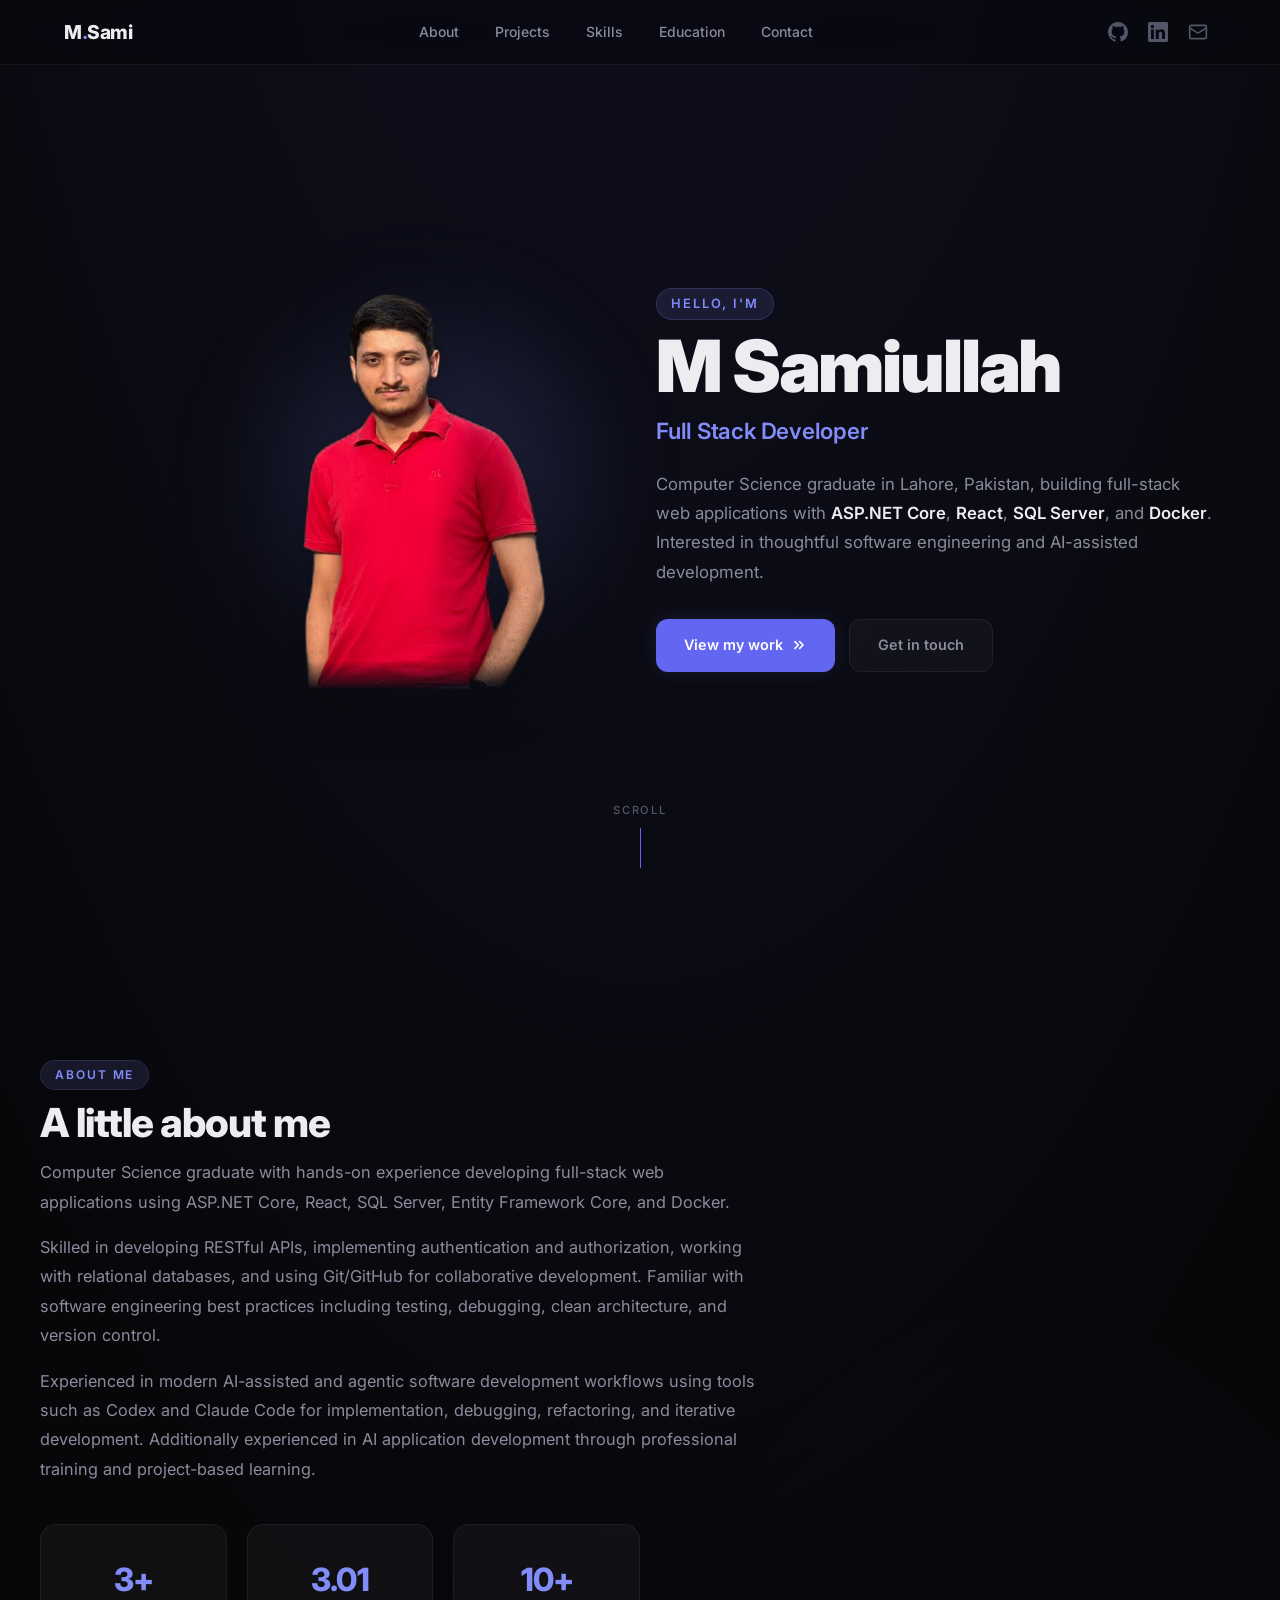
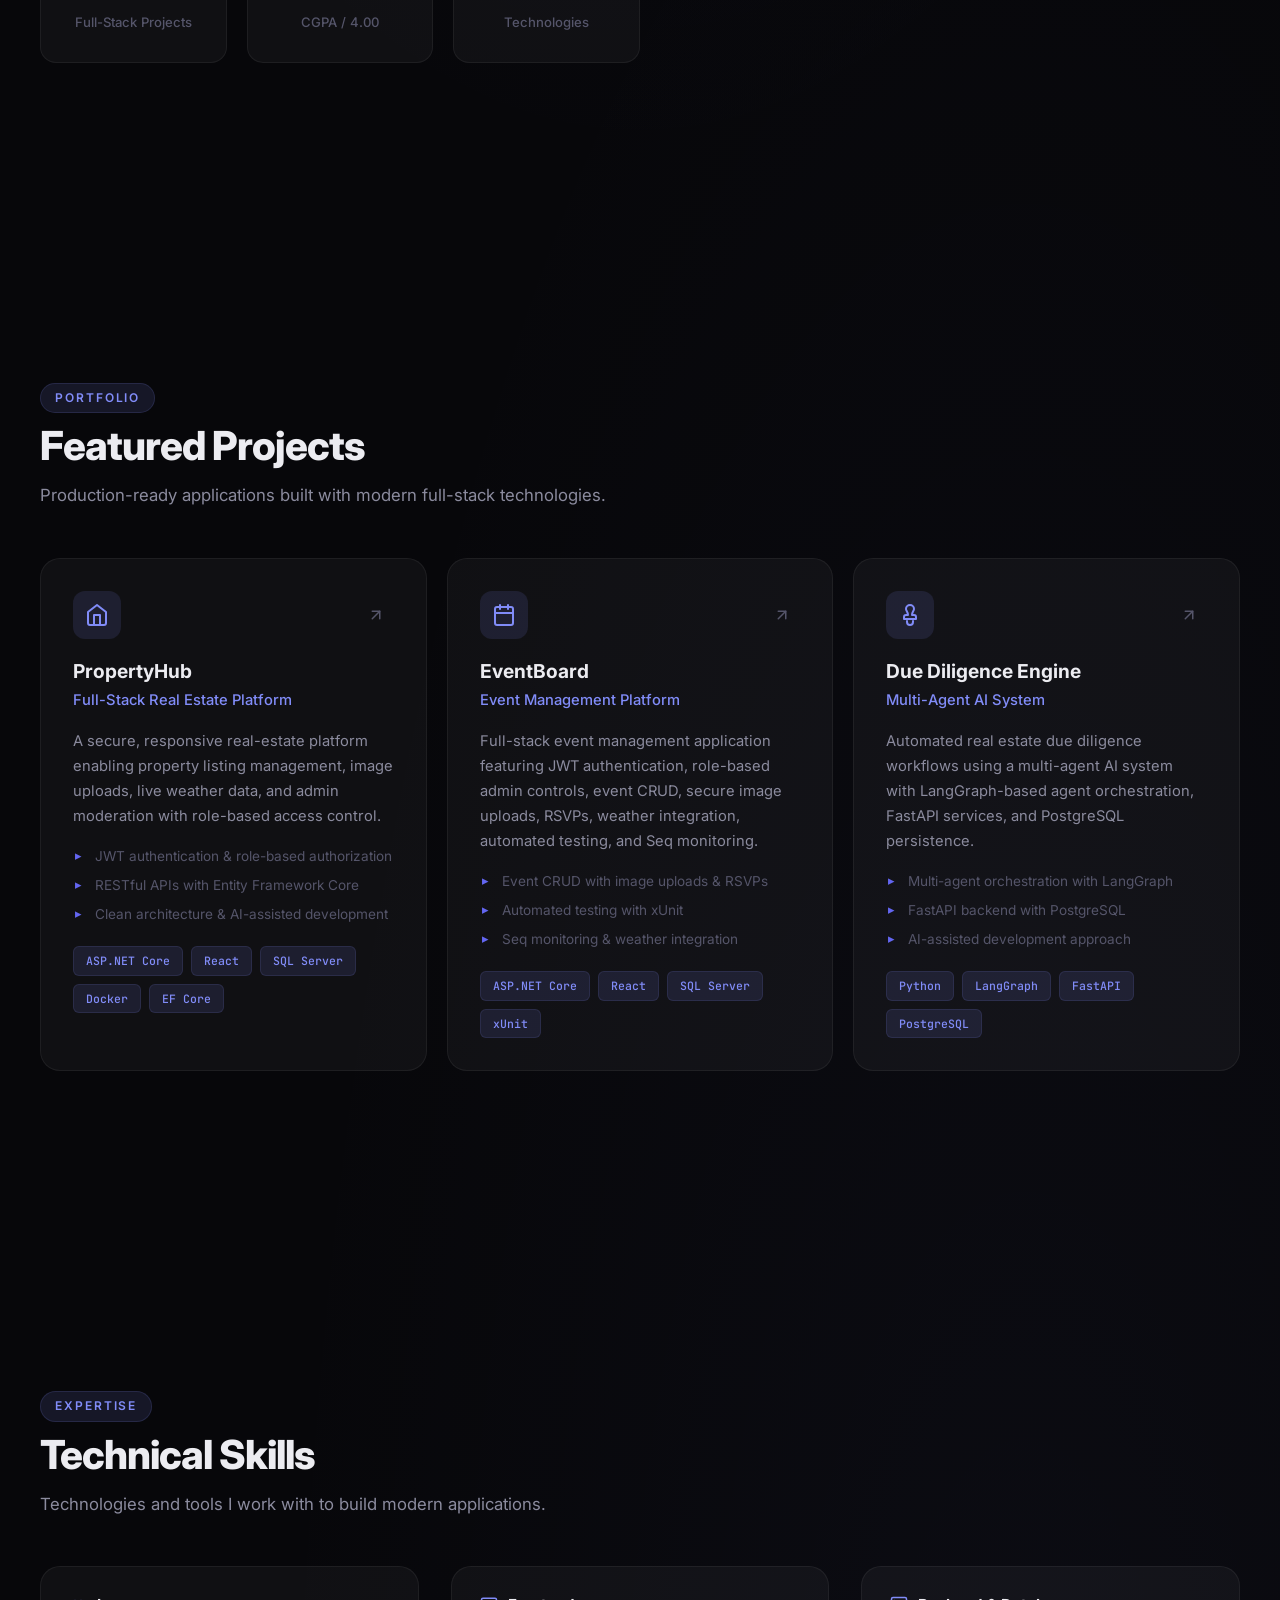
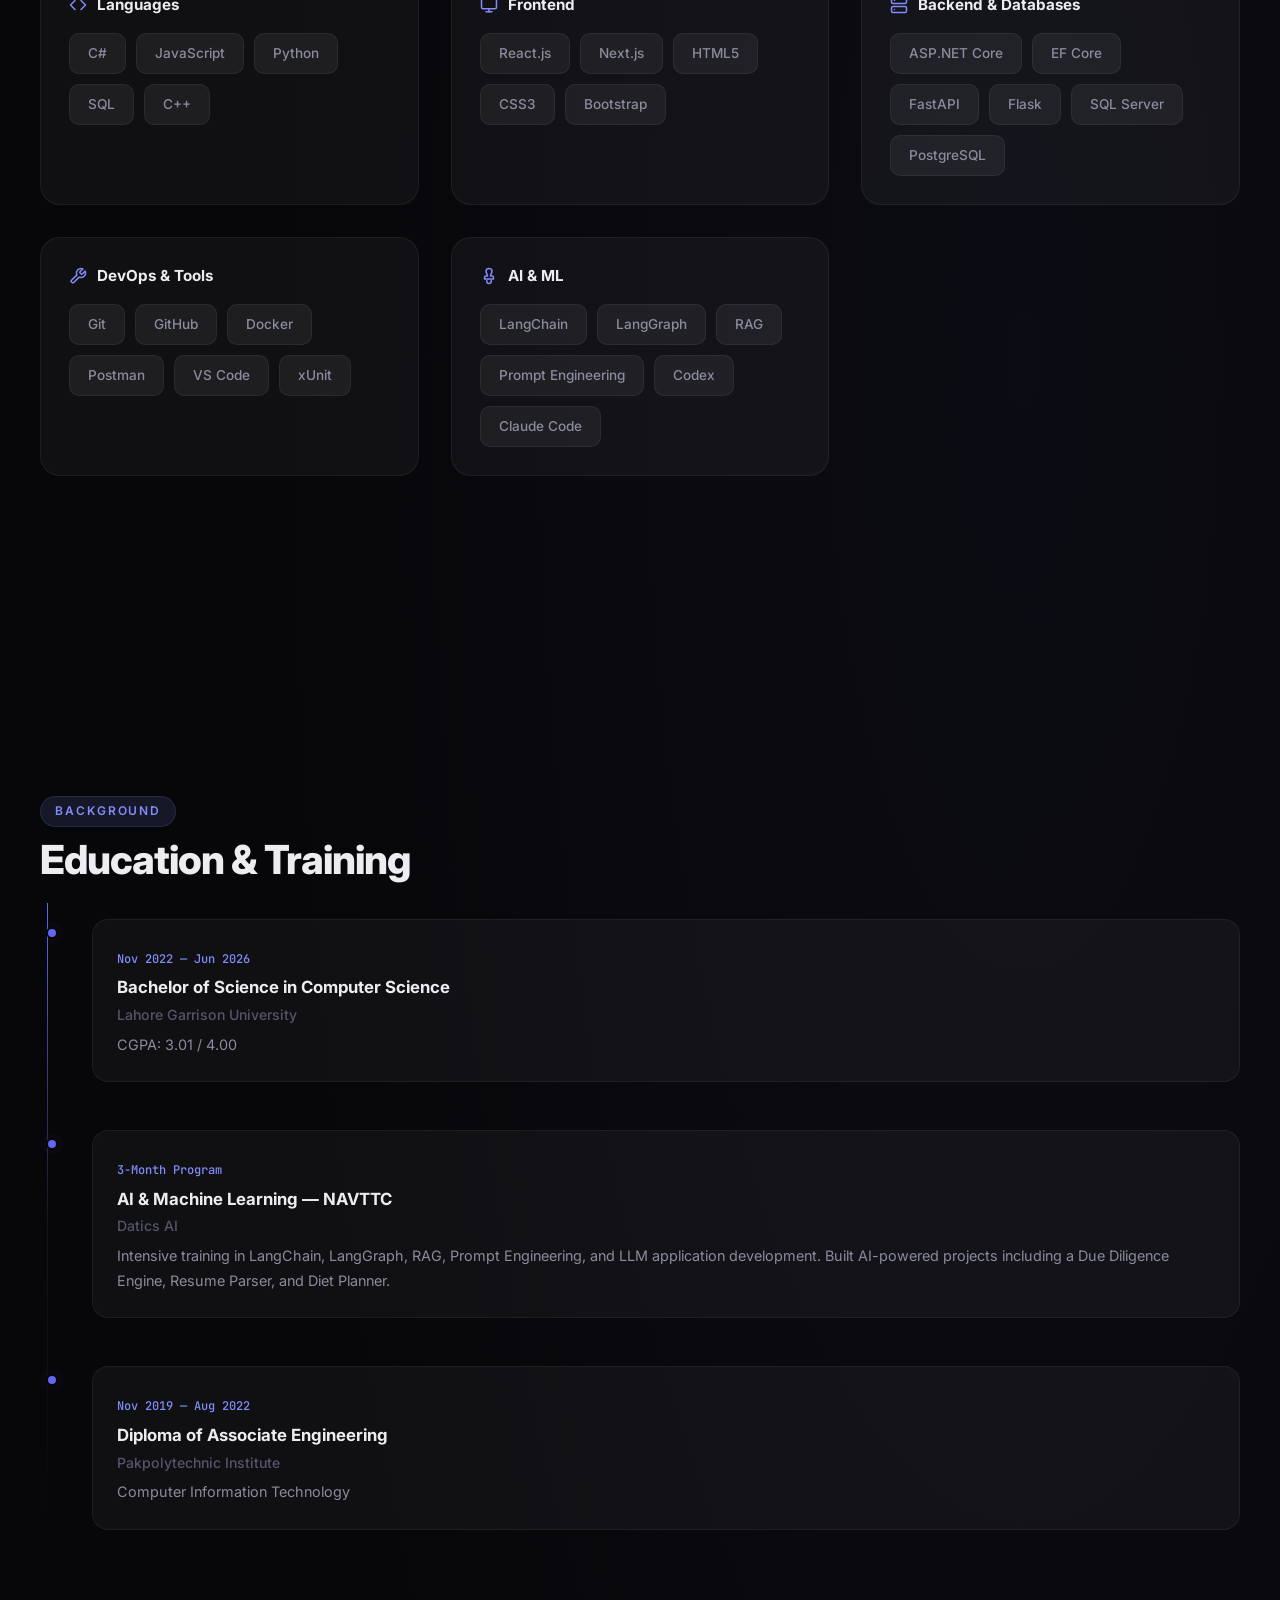
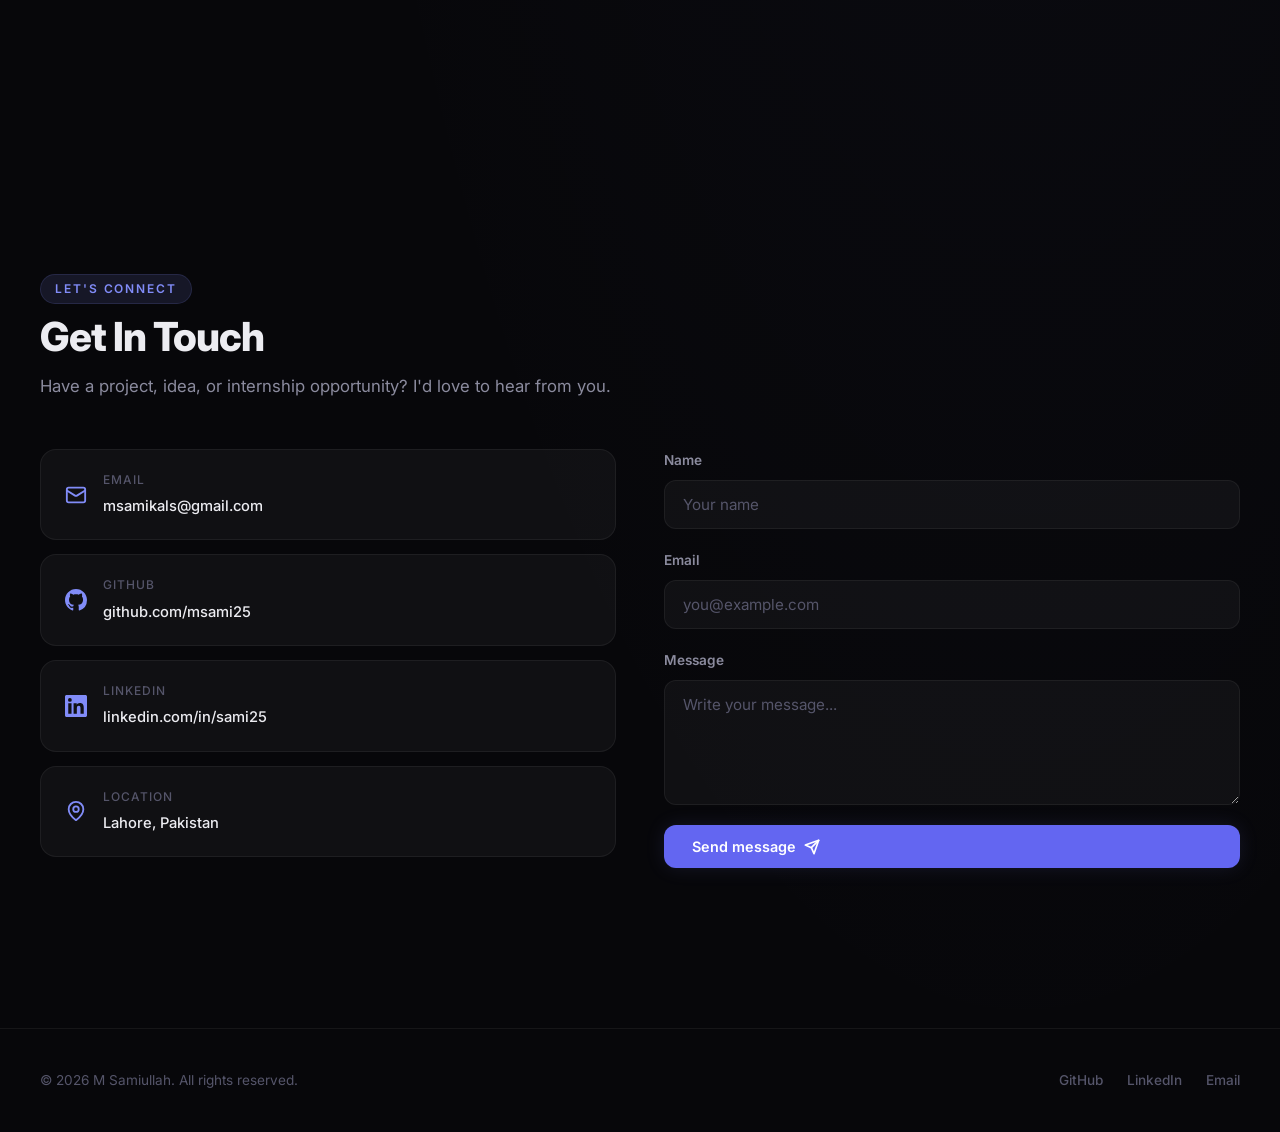
<file: index.html>
<!DOCTYPE html>
<html lang="en">
<head>
  <meta charset="UTF-8" />
  <meta name="viewport" content="width=device-width, initial-scale=1.0" />
  <meta http-equiv="refresh" content="0; url=profile.html" />
  <meta name="description" content="M Samiullah — Full Stack Developer portfolio. ASP.NET Core, React, SQL Server, Docker, and AI-assisted development." />
  <title>M Samiullah | Full Stack Developer</title>
  <link rel="canonical" href="profile.html" />
</head>
<body>
  <p><a href="profile.html">View M Samiullah's portfolio</a></p>
</body>
</html>
</file>
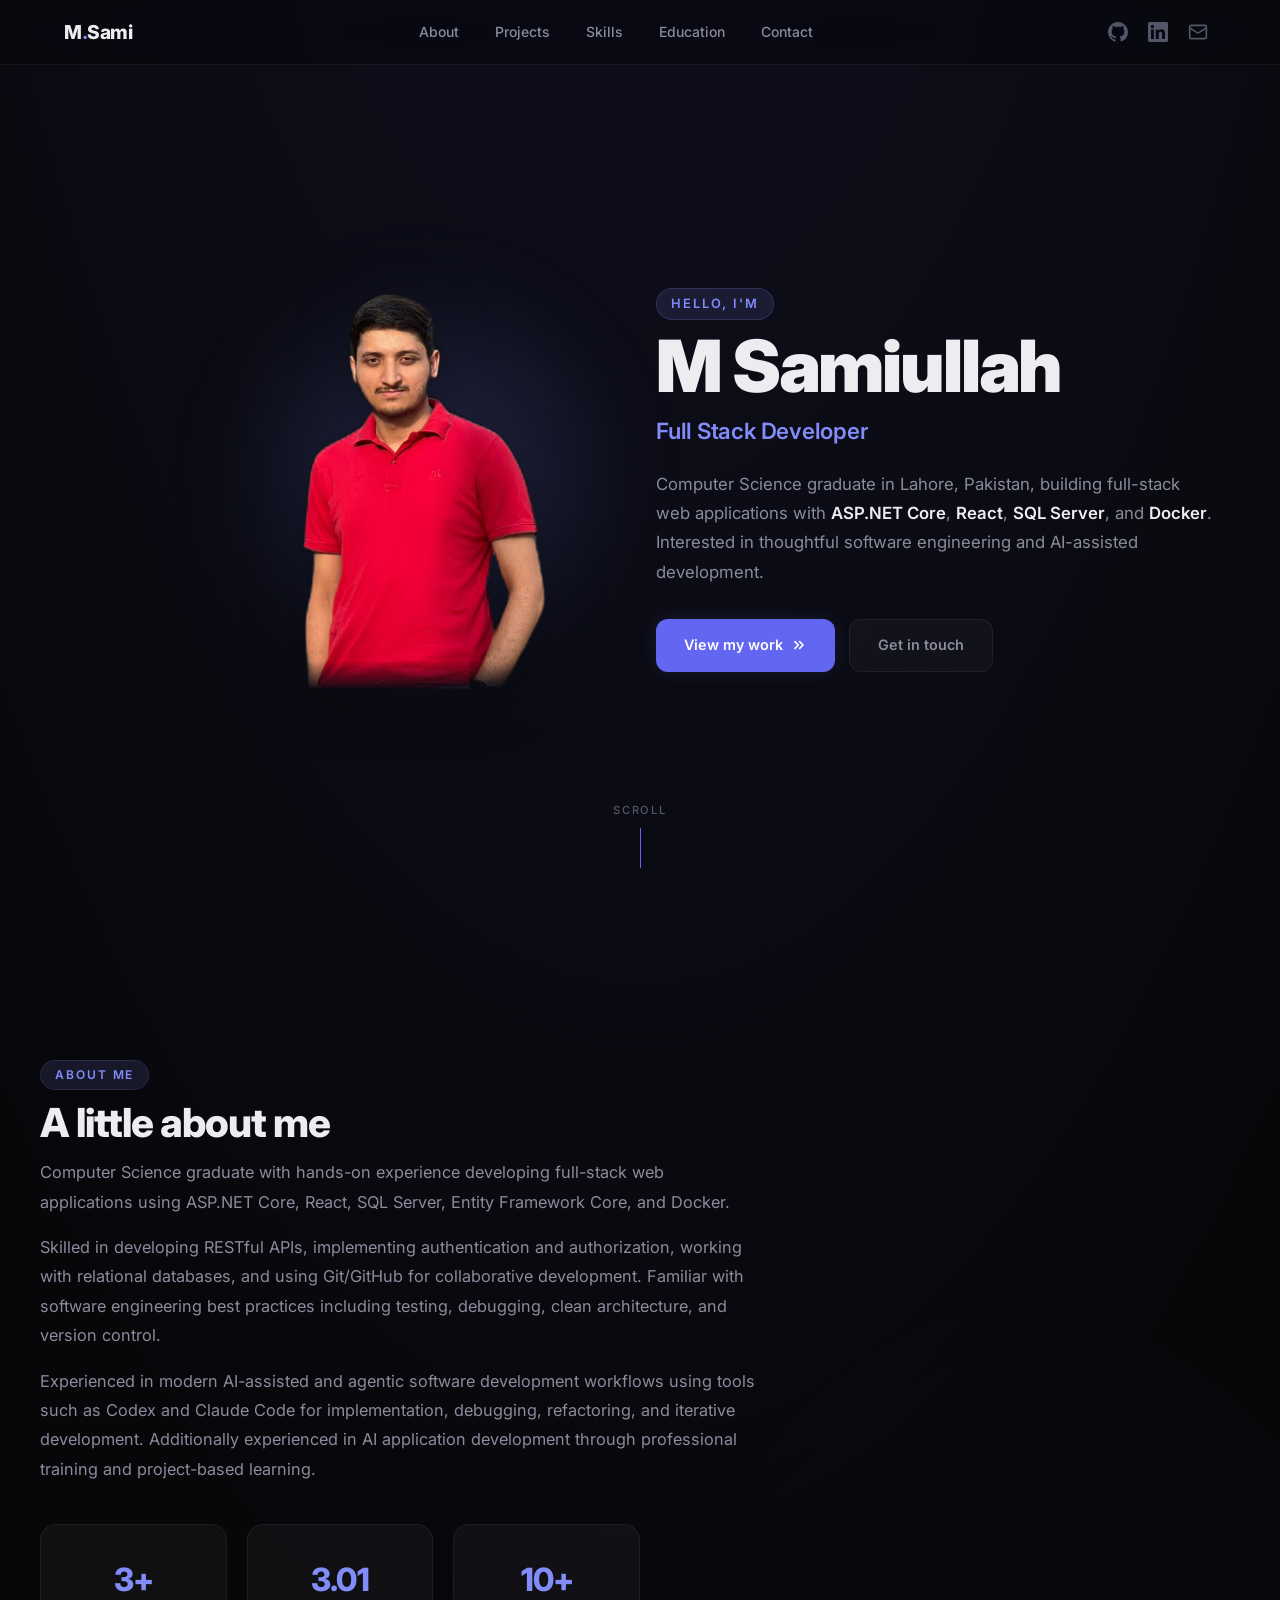
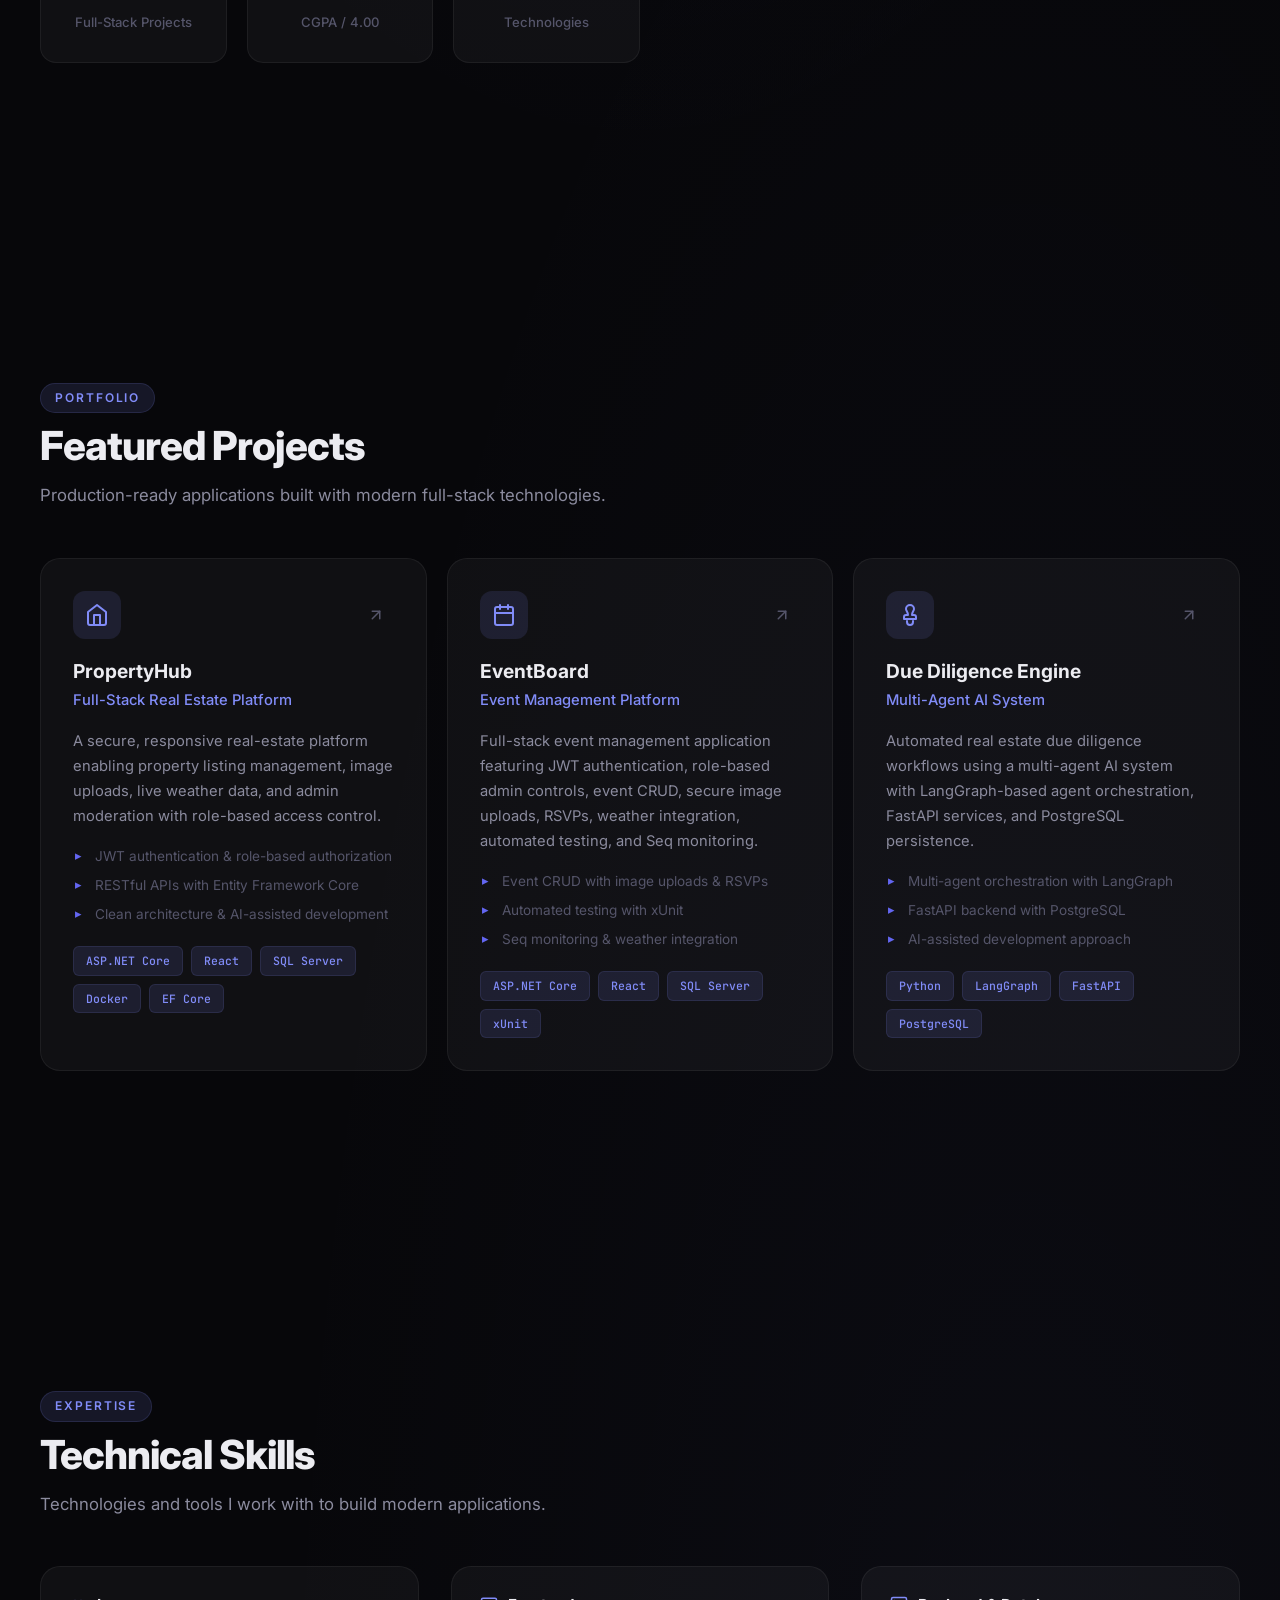
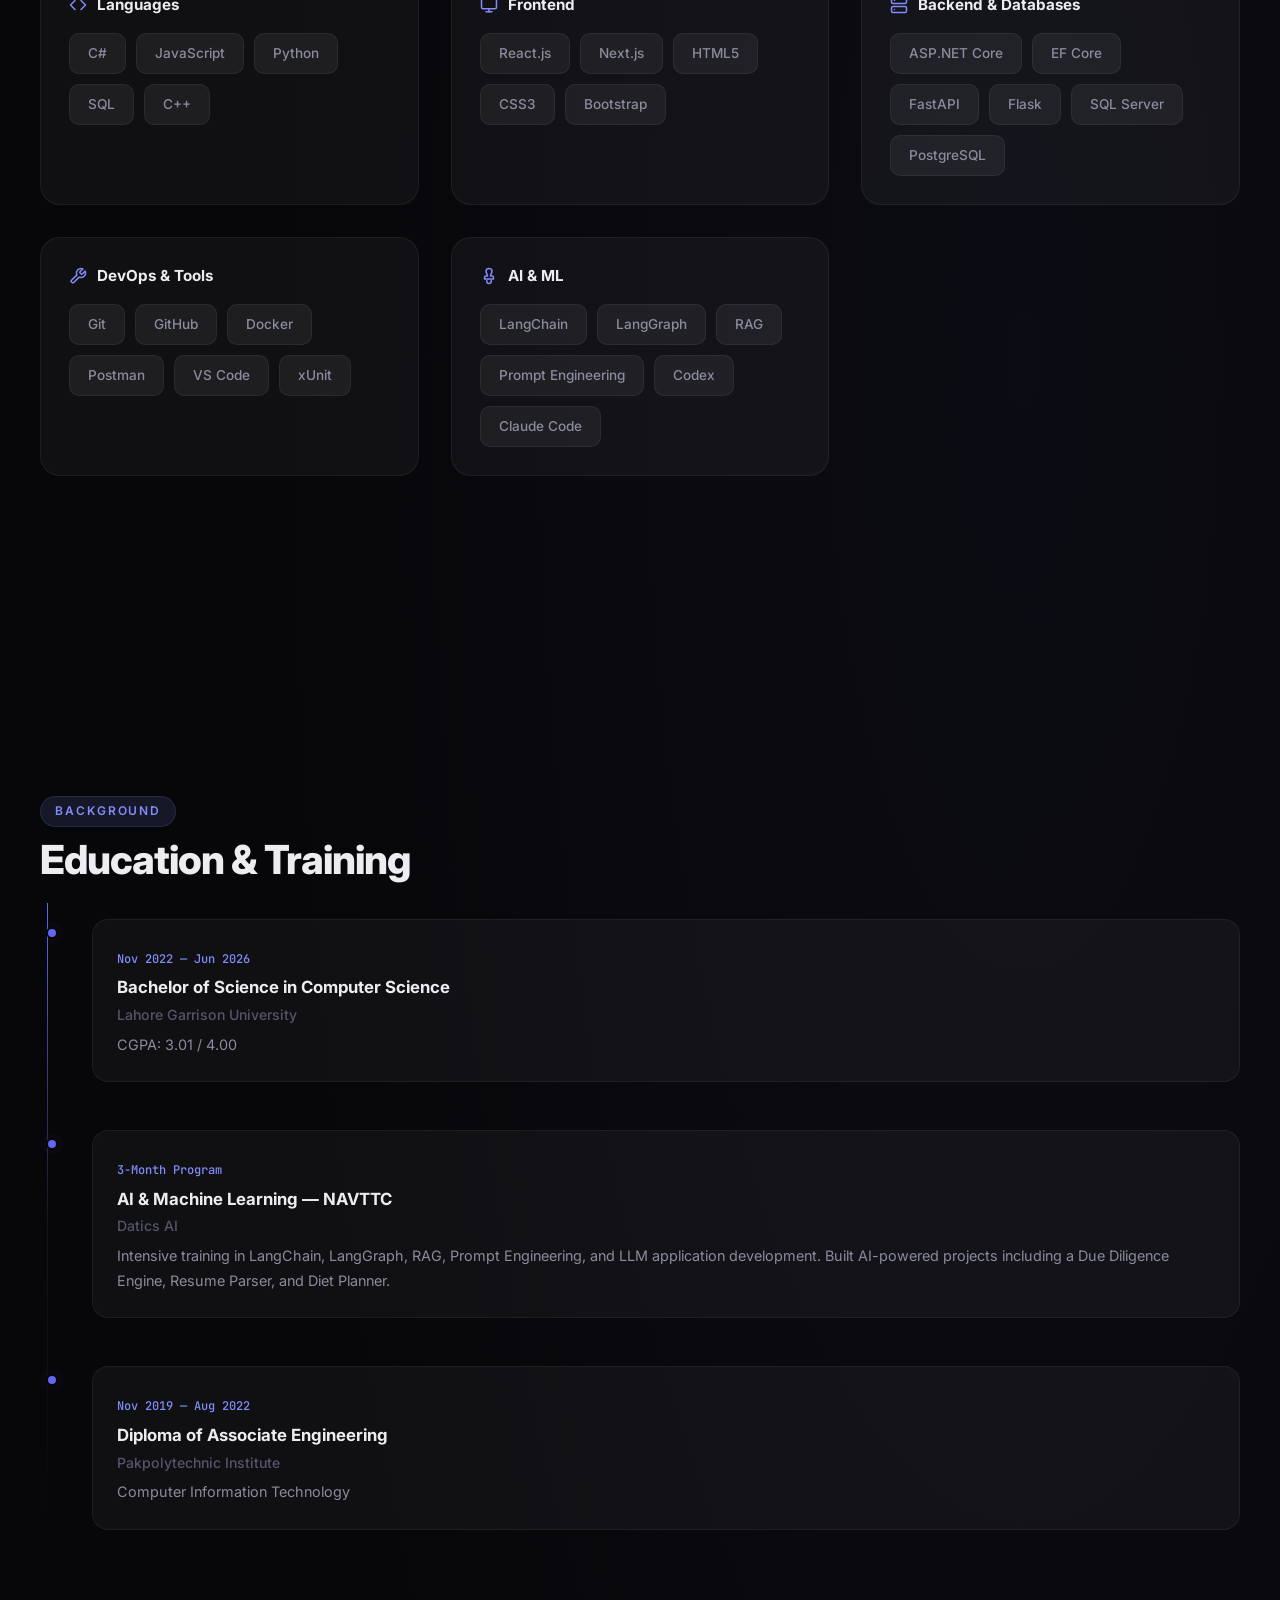
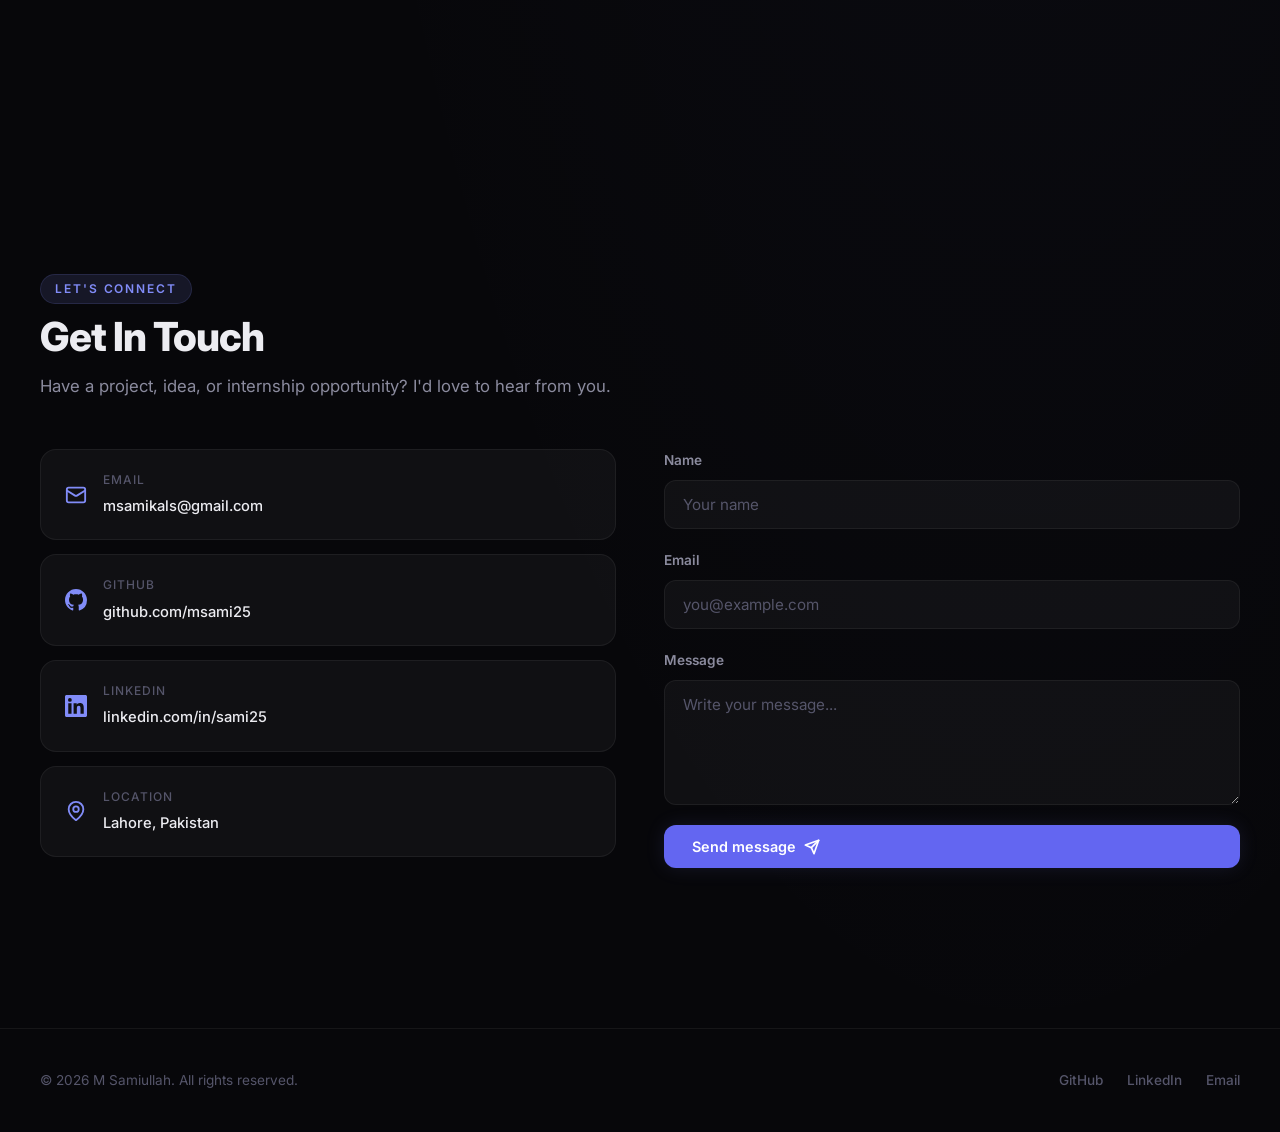
<file: profile.html>
<!DOCTYPE html>
<html lang="en">
<head>
  <meta charset="UTF-8" />
  <meta name="viewport" content="width=device-width, initial-scale=1.0" />
  <meta name="description" content="M Samiullah — Full Stack Developer portfolio. ASP.NET Core, React, SQL Server, Docker, and AI-assisted development." />
  <meta name="author" content="M Samiullah" />

  <!-- Open Graph -->
  <meta property="og:title" content="M Samiullah | Full Stack Developer" />
  <meta property="og:description" content="CS graduate building production-ready apps with ASP.NET Core, React, and AI-assisted workflows." />
  <meta property="og:type" content="website" />
  <meta property="og:image" content="assets/me1.jpeg" />

  <title>M Samiullah | Full Stack Developer</title>

  <!-- Fonts -->
  <link rel="preconnect" href="https://fonts.googleapis.com" />
  <link rel="preconnect" href="https://fonts.gstatic.com" crossorigin />
  <link href="https://fonts.googleapis.com/css2?family=Inter:wght@400;500;600;700;800;900&family=JetBrains+Mono:wght@500&display=swap" rel="stylesheet" />

  <link rel="stylesheet" href="styles.css" />
</head>
<body>

  <!-- ===== NAVBAR ===== -->
  <header class="site-header" id="site-header">
    <a class="logo" href="#hero">M<span class="logo-dot">.</span>Sami</a>
    <nav aria-label="Main navigation">
      <a href="#about">About</a>
      <a href="#projects">Projects</a>
      <a href="#skills">Skills</a>
      <a href="#education">Education</a>
      <a href="#contact">Contact</a>
    </nav>
    <div class="header-socials">
      <a href="https://github.com/msami25" target="_blank" rel="noopener noreferrer" aria-label="GitHub">
        <svg width="20" height="20" viewBox="0 0 24 24" fill="currentColor"><path d="M12 0C5.37 0 0 5.37 0 12c0 5.31 3.435 9.795 8.205 11.385.6.105.825-.255.825-.57 0-.285-.015-1.23-.015-2.235-3.015.555-3.795-.735-4.035-1.41-.135-.345-.72-1.41-1.23-1.695-.42-.225-1.02-.78-.015-.795.945-.015 1.62.87 1.845 1.23 1.08 1.815 2.805 1.305 3.495.99.105-.78.42-1.305.765-1.605-2.67-.3-5.46-1.335-5.46-5.925 0-1.305.465-2.385 1.23-3.225-.12-.3-.54-1.53.12-3.18 0 0 1.005-.315 3.3 1.23.96-.27 1.98-.405 3-.405s2.04.135 3 .405c2.295-1.56 3.3-1.23 3.3-1.23.66 1.65.24 2.88.12 3.18.765.84 1.23 1.905 1.23 3.225 0 4.605-2.805 5.625-5.475 5.925.435.375.81 1.095.81 2.22 0 1.605-.015 2.895-.015 3.3 0 .315.225.69.825.57A12.02 12.02 0 0024 12c0-6.63-5.37-12-12-12z"/></svg>
      </a>
      <a href="https://www.linkedin.com/in/sami25/" target="_blank" rel="noopener noreferrer" aria-label="LinkedIn">
        <svg width="20" height="20" viewBox="0 0 24 24" fill="currentColor"><path d="M20.447 20.452h-3.554v-5.569c0-1.328-.027-3.037-1.852-3.037-1.853 0-2.136 1.445-2.136 2.939v5.667H9.351V9h3.414v1.561h.046c.477-.9 1.637-1.85 3.37-1.85 3.601 0 4.267 2.37 4.267 5.455v6.286zM5.337 7.433a2.062 2.062 0 01-2.063-2.065 2.064 2.064 0 112.063 2.065zm1.782 13.019H3.555V9h3.564v11.452zM22.225 0H1.771C.792 0 0 .774 0 1.729v20.542C0 23.227.792 24 1.771 24h20.451C23.2 24 24 23.227 24 22.271V1.729C24 .774 23.2 0 22.222 0h.003z"/></svg>
      </a>
      <a href="mailto:msamikals@gmail.com" aria-label="Email">
        <svg width="20" height="20" viewBox="0 0 24 24" fill="none" stroke="currentColor" stroke-width="2" stroke-linecap="round" stroke-linejoin="round"><rect x="2" y="4" width="20" height="16" rx="2"/><path d="m22 7-8.97 5.7a1.94 1.94 0 0 1-2.06 0L2 7"/></svg>
      </a>
    </div>
  </header>

  <main>

    <!-- ===== HERO ===== -->
    <section id="hero" class="hero-section">
      <div class="hero-content">
        <div class="hero-text">
          <p class="eyebrow">Hello, I'm</p>
          <h1>M Samiullah</h1>
          <p class="hero-role">Full Stack Developer</p>
          <p class="hero-desc">
            Computer Science graduate in Lahore, Pakistan, building full-stack web applications
            with <strong>ASP.NET Core</strong>, <strong>React</strong>, <strong>SQL Server</strong>,
            and <strong>Docker</strong>. Interested in thoughtful software engineering and
            AI-assisted development.
          </p>
          <div class="hero-actions">
            <a class="button button-primary" href="#projects">
              View my work
              <svg width="16" height="16" viewBox="0 0 24 24" fill="none" stroke="currentColor" stroke-width="2.5" stroke-linecap="round" stroke-linejoin="round"><path d="m6 17 5-5-5-5"/><path d="m13 17 5-5-5-5"/></svg>
            </a>
            <a class="button button-ghost" href="#contact">Get in touch</a>
          </div>
        </div>
        <div class="hero-image-wrapper">
          <div class="hero-image-glow"></div>
          <img class="hero-image" src="assets/portrait-cutout.png" alt="M Samiullah, Computer Science graduate and full-stack developer" fetchpriority="high" />
        </div>
      </div>
      <div class="hero-scroll-indicator" aria-hidden="true">
        <span>Scroll</span>
        <div class="scroll-line"></div>
      </div>
    </section>

    <!-- ===== ABOUT ===== -->
    <section id="about" class="section">
      <div class="container">
        <p class="section-label">About me</p>
        <h2 class="section-title">A little about me</h2>
        <div class="about-grid">
          <div class="about-text">
            <p>
              Computer Science graduate with hands-on experience developing full-stack web
              applications using ASP.NET Core, React, SQL Server, Entity Framework Core, and Docker.
            </p>
            <p>
              Skilled in developing RESTful APIs, implementing authentication and authorization,
              working with relational databases, and using Git/GitHub for collaborative development.
              Familiar with software engineering best practices including testing, debugging, clean
              architecture, and version control.
            </p>
            <p>
              Experienced in modern AI-assisted and agentic software development workflows using
              tools such as Codex and Claude Code for implementation, debugging, refactoring, and
              iterative development. Additionally experienced in AI application development through
              professional training and project-based learning.
            </p>
          </div>
          <div class="about-highlights">
            <div class="highlight-card">
              <span class="highlight-number">3+</span>
              <span class="highlight-label">Full-Stack Projects</span>
            </div>
            <div class="highlight-card">
              <span class="highlight-number">3.01</span>
              <span class="highlight-label">CGPA / 4.00</span>
            </div>
            <div class="highlight-card">
              <span class="highlight-number">10+</span>
              <span class="highlight-label">Technologies</span>
            </div>
          </div>
        </div>
      </div>
    </section>

    <!-- ===== PROJECTS ===== -->
    <section id="projects" class="section">
      <div class="container">
        <p class="section-label">Portfolio</p>
        <h2 class="section-title">Featured Projects</h2>
        <p class="section-intro">Production-ready applications built with modern full-stack technologies.</p>

        <div class="projects-grid">

          <article class="project-card">
            <div class="project-header">
              <div class="project-icon">
                <svg width="24" height="24" viewBox="0 0 24 24" fill="none" stroke="currentColor" stroke-width="2" stroke-linecap="round" stroke-linejoin="round"><path d="m3 9 9-7 9 7v11a2 2 0 0 1-2 2H5a2 2 0 0 1-2-2z"/><polyline points="9 22 9 12 15 12 15 22"/></svg>
              </div>
              <a class="project-link" href="#" aria-label="View PropertyHub project">
                <svg width="18" height="18" viewBox="0 0 24 24" fill="none" stroke="currentColor" stroke-width="2" stroke-linecap="round" stroke-linejoin="round"><path d="M7 7h10v10"/><path d="M7 17 17 7"/></svg>
              </a>
            </div>
            <h3>PropertyHub</h3>
            <p class="project-subtitle">Full-Stack Real Estate Platform</p>
            <p>
              A secure, responsive real-estate platform enabling property listing management,
              image uploads, live weather data, and admin moderation with role-based access control.
            </p>
            <ul class="project-features">
              <li>JWT authentication &amp; role-based authorization</li>
              <li>RESTful APIs with Entity Framework Core</li>
              <li>Clean architecture &amp; AI-assisted development</li>
            </ul>
            <div class="tech-stack">
              <span class="tag">ASP.NET Core</span>
              <span class="tag">React</span>
              <span class="tag">SQL Server</span>
              <span class="tag">Docker</span>
              <span class="tag">EF Core</span>
            </div>
          </article>

          <article class="project-card">
            <div class="project-header">
              <div class="project-icon">
                <svg width="24" height="24" viewBox="0 0 24 24" fill="none" stroke="currentColor" stroke-width="2" stroke-linecap="round" stroke-linejoin="round"><rect x="3" y="4" width="18" height="18" rx="2" ry="2"/><line x1="16" y1="2" x2="16" y2="6"/><line x1="8" y1="2" x2="8" y2="6"/><line x1="3" y1="10" x2="21" y2="10"/></svg>
              </div>
              <a class="project-link" href="#" aria-label="View EventBoard project">
                <svg width="18" height="18" viewBox="0 0 24 24" fill="none" stroke="currentColor" stroke-width="2" stroke-linecap="round" stroke-linejoin="round"><path d="M7 7h10v10"/><path d="M7 17 17 7"/></svg>
              </a>
            </div>
            <h3>EventBoard</h3>
            <p class="project-subtitle">Event Management Platform</p>
            <p>
              Full-stack event management application featuring JWT authentication,
              role-based admin controls, event CRUD, secure image uploads, RSVPs,
              weather integration, automated testing, and Seq monitoring.
            </p>
            <ul class="project-features">
              <li>Event CRUD with image uploads &amp; RSVPs</li>
              <li>Automated testing with xUnit</li>
              <li>Seq monitoring &amp; weather integration</li>
            </ul>
            <div class="tech-stack">
              <span class="tag">ASP.NET Core</span>
              <span class="tag">React</span>
              <span class="tag">SQL Server</span>
              <span class="tag">xUnit</span>
            </div>
          </article>

          <article class="project-card">
            <div class="project-header">
              <div class="project-icon">
                <svg width="24" height="24" viewBox="0 0 24 24" fill="none" stroke="currentColor" stroke-width="2" stroke-linecap="round" stroke-linejoin="round"><path d="M12 2a4 4 0 0 0-4 4c0 2 2 3 2 6H8a2 2 0 0 0-2 2v2h12v-2a2 2 0 0 0-2-2h-2c0-3 2-4 2-6a4 4 0 0 0-4-4Z"/><path d="M9 18v1a3 3 0 0 0 6 0v-1"/></svg>
              </div>
              <a class="project-link" href="#" aria-label="View Due Diligence Engine project">
                <svg width="18" height="18" viewBox="0 0 24 24" fill="none" stroke="currentColor" stroke-width="2" stroke-linecap="round" stroke-linejoin="round"><path d="M7 7h10v10"/><path d="M7 17 17 7"/></svg>
              </a>
            </div>
            <h3>Due Diligence Engine</h3>
            <p class="project-subtitle">Multi-Agent AI System</p>
            <p>
              Automated real estate due diligence workflows using a multi-agent AI system
              with LangGraph-based agent orchestration, FastAPI services, and PostgreSQL persistence.
            </p>
            <ul class="project-features">
              <li>Multi-agent orchestration with LangGraph</li>
              <li>FastAPI backend with PostgreSQL</li>
              <li>AI-assisted development approach</li>
            </ul>
            <div class="tech-stack">
              <span class="tag">Python</span>
              <span class="tag">LangGraph</span>
              <span class="tag">FastAPI</span>
              <span class="tag">PostgreSQL</span>
            </div>
          </article>

        </div>
      </div>
    </section>

    <!-- ===== SKILLS ===== -->
    <section id="skills" class="section">
      <div class="container">
        <p class="section-label">Expertise</p>
        <h2 class="section-title">Technical Skills</h2>
        <p class="section-intro">Technologies and tools I work with to build modern applications.</p>

        <div class="skills-categories">

          <div class="skill-category">
            <h3 class="skill-category-title">
              <svg width="18" height="18" viewBox="0 0 24 24" fill="none" stroke="currentColor" stroke-width="2" stroke-linecap="round" stroke-linejoin="round"><polyline points="16 18 22 12 16 6"/><polyline points="8 6 2 12 8 18"/></svg>
              Languages
            </h3>
            <div class="skills-grid">
              <span class="skill">C#</span>
              <span class="skill">JavaScript</span>
              <span class="skill">Python</span>
              <span class="skill">SQL</span>
              <span class="skill">C++</span>
            </div>
          </div>

          <div class="skill-category">
            <h3 class="skill-category-title">
              <svg width="18" height="18" viewBox="0 0 24 24" fill="none" stroke="currentColor" stroke-width="2" stroke-linecap="round" stroke-linejoin="round"><rect x="2" y="3" width="20" height="14" rx="2" ry="2"/><line x1="8" y1="21" x2="16" y2="21"/><line x1="12" y1="17" x2="12" y2="21"/></svg>
              Frontend
            </h3>
            <div class="skills-grid">
              <span class="skill">React.js</span>
              <span class="skill">Next.js</span>
              <span class="skill">HTML5</span>
              <span class="skill">CSS3</span>
              <span class="skill">Bootstrap</span>
            </div>
          </div>

          <div class="skill-category">
            <h3 class="skill-category-title">
              <svg width="18" height="18" viewBox="0 0 24 24" fill="none" stroke="currentColor" stroke-width="2" stroke-linecap="round" stroke-linejoin="round"><rect x="2" y="2" width="20" height="8" rx="2" ry="2"/><rect x="2" y="14" width="20" height="8" rx="2" ry="2"/><line x1="6" y1="6" x2="6.01" y2="6"/><line x1="6" y1="18" x2="6.01" y2="18"/></svg>
              Backend &amp; Databases
            </h3>
            <div class="skills-grid">
              <span class="skill">ASP.NET Core</span>
              <span class="skill">EF Core</span>
              <span class="skill">FastAPI</span>
              <span class="skill">Flask</span>
              <span class="skill">SQL Server</span>
              <span class="skill">PostgreSQL</span>
            </div>
          </div>

          <div class="skill-category">
            <h3 class="skill-category-title">
              <svg width="18" height="18" viewBox="0 0 24 24" fill="none" stroke="currentColor" stroke-width="2" stroke-linecap="round" stroke-linejoin="round"><path d="M14.7 6.3a1 1 0 0 0 0 1.4l1.6 1.6a1 1 0 0 0 1.4 0l3.77-3.77a6 6 0 0 1-7.94 7.94l-6.91 6.91a2.12 2.12 0 0 1-3-3l6.91-6.91a6 6 0 0 1 7.94-7.94l-3.76 3.76z"/></svg>
              DevOps &amp; Tools
            </h3>
            <div class="skills-grid">
              <span class="skill">Git</span>
              <span class="skill">GitHub</span>
              <span class="skill">Docker</span>
              <span class="skill">Postman</span>
              <span class="skill">VS Code</span>
              <span class="skill">xUnit</span>
            </div>
          </div>

          <div class="skill-category">
            <h3 class="skill-category-title">
              <svg width="18" height="18" viewBox="0 0 24 24" fill="none" stroke="currentColor" stroke-width="2" stroke-linecap="round" stroke-linejoin="round"><path d="M12 2a4 4 0 0 0-4 4c0 2 2 3 2 6H8a2 2 0 0 0-2 2v2h12v-2a2 2 0 0 0-2-2h-2c0-3 2-4 2-6a4 4 0 0 0-4-4Z"/><path d="M9 18v1a3 3 0 0 0 6 0v-1"/></svg>
              AI &amp; ML
            </h3>
            <div class="skills-grid">
              <span class="skill">LangChain</span>
              <span class="skill">LangGraph</span>
              <span class="skill">RAG</span>
              <span class="skill">Prompt Engineering</span>
              <span class="skill">Codex</span>
              <span class="skill">Claude Code</span>
            </div>
          </div>

        </div>
      </div>
    </section>

    <!-- ===== EDUCATION ===== -->
    <section id="education" class="section">
      <div class="container">
        <p class="section-label">Background</p>
        <h2 class="section-title">Education &amp; Training</h2>

        <div class="timeline">

          <div class="timeline-item">
            <div class="timeline-marker"></div>
            <div class="timeline-content">
              <span class="timeline-date">Nov 2022 — Jun 2026</span>
              <h3>Bachelor of Science in Computer Science</h3>
              <p class="timeline-org">Lahore Garrison University</p>
              <p>CGPA: 3.01 / 4.00</p>
            </div>
          </div>

          <div class="timeline-item">
            <div class="timeline-marker"></div>
            <div class="timeline-content">
              <span class="timeline-date">3-Month Program</span>
              <h3>AI &amp; Machine Learning — NAVTTC</h3>
              <p class="timeline-org">Datics AI</p>
              <p>
                Intensive training in LangChain, LangGraph, RAG, Prompt Engineering,
                and LLM application development. Built AI-powered projects including
                a Due Diligence Engine, Resume Parser, and Diet Planner.
              </p>
            </div>
          </div>

          <div class="timeline-item">
            <div class="timeline-marker"></div>
            <div class="timeline-content">
              <span class="timeline-date">Nov 2019 — Aug 2022</span>
              <h3>Diploma of Associate Engineering</h3>
              <p class="timeline-org">Pakpolytechnic Institute</p>
              <p>Computer Information Technology</p>
            </div>
          </div>

        </div>
      </div>
    </section>

    <!-- ===== CONTACT ===== -->
    <section id="contact" class="section">
      <div class="container">
        <p class="section-label">Let's connect</p>
        <h2 class="section-title">Get In Touch</h2>
        <p class="section-intro">Have a project, idea, or internship opportunity? I'd love to hear from you.</p>

        <div class="contact-grid">
          <div class="contact-info">
            <div class="contact-card">
              <svg width="22" height="22" viewBox="0 0 24 24" fill="none" stroke="currentColor" stroke-width="2" stroke-linecap="round" stroke-linejoin="round"><rect x="2" y="4" width="20" height="16" rx="2"/><path d="m22 7-8.97 5.7a1.94 1.94 0 0 1-2.06 0L2 7"/></svg>
              <div>
                <p class="contact-card-label">Email</p>
                <a href="mailto:msamikals@gmail.com">msamikals@gmail.com</a>
              </div>
            </div>
            <div class="contact-card">
              <svg width="22" height="22" viewBox="0 0 24 24" fill="currentColor"><path d="M12 0C5.37 0 0 5.37 0 12c0 5.31 3.435 9.795 8.205 11.385.6.105.825-.255.825-.57 0-.285-.015-1.23-.015-2.235-3.015.555-3.795-.735-4.035-1.41-.135-.345-.72-1.41-1.23-1.695-.42-.225-1.02-.78-.015-.795.945-.015 1.62.87 1.845 1.23 1.08 1.815 2.805 1.305 3.495.99.105-.78.42-1.305.765-1.605-2.67-.3-5.46-1.335-5.46-5.925 0-1.305.465-2.385 1.23-3.225-.12-.3-.54-1.53.12-3.18 0 0 1.005-.315 3.3 1.23.96-.27 1.98-.405 3-.405s2.04.135 3 .405c2.295-1.56 3.3-1.23 3.3-1.23.66 1.65.24 2.88.12 3.18.765.84 1.23 1.905 1.23 3.225 0 4.605-2.805 5.625-5.475 5.925.435.375.81 1.095.81 2.22 0 1.605-.015 2.895-.015 3.3 0 .315.225.69.825.57A12.02 12.02 0 0024 12c0-6.63-5.37-12-12-12z"/></svg>
              <div>
                <p class="contact-card-label">GitHub</p>
                <a href="https://github.com/msami25" target="_blank" rel="noopener noreferrer">github.com/msami25</a>
              </div>
            </div>
            <div class="contact-card">
              <svg width="22" height="22" viewBox="0 0 24 24" fill="currentColor"><path d="M20.447 20.452h-3.554v-5.569c0-1.328-.027-3.037-1.852-3.037-1.853 0-2.136 1.445-2.136 2.939v5.667H9.351V9h3.414v1.561h.046c.477-.9 1.637-1.85 3.37-1.85 3.601 0 4.267 2.37 4.267 5.455v6.286zM5.337 7.433a2.062 2.062 0 01-2.063-2.065 2.064 2.064 0 112.063 2.065zm1.782 13.019H3.555V9h3.564v11.452zM22.225 0H1.771C.792 0 0 .774 0 1.729v20.542C0 23.227.792 24 1.771 24h20.451C23.2 24 24 23.227 24 22.271V1.729C24 .774 23.2 0 22.222 0h.003z"/></svg>
              <div>
                <p class="contact-card-label">LinkedIn</p>
                <a href="https://www.linkedin.com/in/sami25/" target="_blank" rel="noopener noreferrer">linkedin.com/in/sami25</a>
              </div>
            </div>
            <div class="contact-card">
              <svg width="22" height="22" viewBox="0 0 24 24" fill="none" stroke="currentColor" stroke-width="2" stroke-linecap="round" stroke-linejoin="round"><path d="M20 10c0 6-8 12-8 12s-8-6-8-12a8 8 0 0 1 16 0Z"/><circle cx="12" cy="10" r="3"/></svg>
              <div>
                <p class="contact-card-label">Location</p>
                <span>Lahore, Pakistan</span>
              </div>
            </div>
          </div>

          <form action="#" method="post" class="contact-form">
            <div class="form-group">
              <label for="name">Name</label>
              <input id="name" name="name" type="text" placeholder="Your name" required />
            </div>
            <div class="form-group">
              <label for="email">Email</label>
              <input id="email" name="email" type="email" placeholder="you@example.com" required />
            </div>
            <div class="form-group">
              <label for="message">Message</label>
              <textarea id="message" name="message" rows="5" placeholder="Write your message..." required></textarea>
            </div>
            <button type="submit">
              Send message
              <svg width="16" height="16" viewBox="0 0 24 24" fill="none" stroke="currentColor" stroke-width="2.5" stroke-linecap="round" stroke-linejoin="round"><line x1="22" y1="2" x2="11" y2="13"/><polygon points="22 2 15 22 11 13 2 9 22 2"/></svg>
            </button>
          </form>
        </div>
      </div>
    </section>

  </main>

  <!-- ===== FOOTER ===== -->
  <footer>
    <div class="container footer-content">
      <p>&copy; 2026 M Samiullah. All rights reserved.</p>
      <div class="footer-links">
        <a href="https://github.com/msami25" target="_blank" rel="noopener noreferrer">GitHub</a>
        <a href="https://www.linkedin.com/in/sami25/" target="_blank" rel="noopener noreferrer">LinkedIn</a>
        <a href="mailto:msamikals@gmail.com">Email</a>
      </div>
    </div>
  </footer>

</body>
</html>
</file>
<file: styles.css>
/* ============================================================
   M Samiullah — Portfolio Stylesheet
   Dark theme · Glassmorphism · Modern animations
   ============================================================ */

/* ---------- FONTS ---------- */
@import url('https://fonts.googleapis.com/css2?family=Inter:wght@400;500;600;700;800;900&family=JetBrains+Mono:wght@500&display=swap');

/* ---------- DESIGN TOKENS ---------- */
:root {
  /* Background */
  --bg-primary: #07070a;
  --bg-secondary: #0e0e14;
  --bg-elevated: #13131b;

  /* Surfaces (glassmorphism) */
  --surface: rgba(255, 255, 255, 0.03);
  --surface-hover: rgba(255, 255, 255, 0.06);
  --surface-card: rgba(255, 255, 255, 0.04);

  /* Borders */
  --border: rgba(255, 255, 255, 0.06);
  --border-hover: rgba(255, 255, 255, 0.12);

  /* Text */
  --text-primary: #ececf1;
  --text-secondary: #8b8b9e;
  --text-muted: #55556a;

  /* Accent (Indigo) */
  --accent: #818cf8;
  --accent-dim: #6366f1;
  --accent-glow: rgba(129, 140, 248, 0.12);
  --accent-glow-strong: rgba(129, 140, 248, 0.25);

  /* Shadows */
  --shadow-sm: 0 2px 8px rgba(0, 0, 0, 0.3);
  --shadow-md: 0 8px 30px rgba(0, 0, 0, 0.4);
  --shadow-lg: 0 20px 60px rgba(0, 0, 0, 0.5);
  --shadow-glow: 0 0 40px rgba(129, 140, 248, 0.08);

  /* Layout */
  --container-max: 1200px;
  --section-gap: 120px;

  /* Transitions */
  --ease-out: cubic-bezier(0.16, 1, 0.3, 1);
  --ease-spring: cubic-bezier(0.34, 1.56, 0.64, 1);
}

/* ---------- RESET & BASE ---------- */
*, *::before, *::after {
  box-sizing: border-box;
  margin: 0;
  padding: 0;
}

html {
  scroll-behavior: smooth;
  -webkit-font-smoothing: antialiased;
  -moz-osx-font-smoothing: grayscale;
}

body {
  background: var(--bg-primary);
  background-image:
    radial-gradient(ellipse 80% 50% at 50% -20%, rgba(99, 102, 241, 0.12), transparent),
    radial-gradient(ellipse 60% 40% at 80% 60%, rgba(129, 140, 248, 0.04), transparent);
  color: var(--text-secondary);
  font-family: 'Inter', -apple-system, BlinkMacSystemFont, 'Segoe UI', sans-serif;
  font-size: 16px;
  line-height: 1.7;
  overflow-x: hidden;
}

::selection {
  background: var(--accent-glow-strong);
  color: var(--text-primary);
}

a {
  color: var(--accent);
  text-decoration: none;
  transition: color 0.25s var(--ease-out);
}

a:hover {
  color: #a5b4fc;
}

img {
  display: block;
  max-width: 100%;
}

/* ---------- CONTAINER ---------- */
.container {
  width: min(100% - 40px, var(--container-max));
  margin-inline: auto;
}

/* ---------- ANIMATIONS ---------- */
@keyframes fadeInUp {
  from {
    opacity: 0;
    transform: translateY(32px);
  }
  to {
    opacity: 1;
    transform: translateY(0);
  }
}

@keyframes fadeIn {
  from { opacity: 0; }
  to { opacity: 1; }
}

@keyframes slideInLeft {
  from {
    opacity: 0;
    transform: translateX(-24px);
  }
  to {
    opacity: 1;
    transform: translateX(0);
  }
}

@keyframes float {
  0%, 100% { transform: translateY(0); }
  50% { transform: translateY(-10px); }
}

@keyframes pulseGlow {
  0%, 100% { opacity: 0.5; }
  50% { opacity: 1; }
}

@keyframes scrollDown {
  0% { transform: scaleY(0); transform-origin: top; }
  50% { transform: scaleY(1); transform-origin: top; }
  51% { transform: scaleY(1); transform-origin: bottom; }
  100% { transform: scaleY(0); transform-origin: bottom; }
}

/* ============================================================
   HEADER / NAVBAR
   ============================================================ */
.site-header {
  position: fixed;
  top: 0;
  left: 0;
  right: 0;
  z-index: 100;
  display: flex;
  align-items: center;
  justify-content: space-between;
  gap: 20px;
  padding: 16px max(5vw, 24px);
  background: rgba(7, 7, 10, 0.6);
  backdrop-filter: blur(24px) saturate(180%);
  -webkit-backdrop-filter: blur(24px) saturate(180%);
  border-bottom: 1px solid var(--border);
  transition: background 0.3s, padding 0.3s;
}

.logo {
  color: var(--text-primary);
  font-size: 1.2rem;
  font-weight: 800;
  letter-spacing: -0.02em;
  text-decoration: none;
  transition: color 0.25s;
}

.logo-dot {
  color: var(--accent);
}

.logo:hover {
  color: var(--accent);
}

nav {
  display: flex;
  flex-wrap: wrap;
  align-items: center;
  gap: 8px;
}

nav a {
  position: relative;
  padding: 6px 14px;
  color: var(--text-secondary);
  font-size: 0.875rem;
  font-weight: 500;
  border-radius: 8px;
  transition: color 0.25s, background 0.25s;
}

nav a:hover,
nav a:focus-visible {
  color: var(--text-primary);
  background: var(--surface-hover);
}

.header-socials {
  display: flex;
  align-items: center;
  gap: 4px;
}

.header-socials a {
  display: flex;
  align-items: center;
  justify-content: center;
  width: 36px;
  height: 36px;
  color: var(--text-muted);
  border-radius: 8px;
  transition: color 0.25s, background 0.25s;
}

.header-socials a:hover {
  color: var(--text-primary);
  background: var(--surface-hover);
}

/* ============================================================
   HERO SECTION
   ============================================================ */
.hero-section {
  position: relative;
  display: flex;
  flex-direction: column;
  justify-content: center;
  align-items: center;
  min-height: 100vh;
  padding: 120px max(5vw, 24px) 60px;
}

.hero-content {
  display: flex;
  flex-direction: column;
  align-items: center;
  gap: 48px;
  width: min(100%, var(--container-max));
  margin-inline: auto;
  text-align: center;
}

.hero-text {
  max-width: 640px;
  animation: fadeInUp 0.8s var(--ease-out) both;
}

.eyebrow {
  display: inline-block;
  margin-bottom: 8px;
  padding: 4px 14px;
  color: var(--accent);
  font-size: 0.8rem;
  font-weight: 600;
  letter-spacing: 0.16em;
  text-transform: uppercase;
  background: var(--accent-glow);
  border: 1px solid rgba(129, 140, 248, 0.2);
  border-radius: 100px;
}

h1 {
  margin-bottom: 8px;
  color: var(--text-primary);
  font-size: clamp(2.5rem, 8vw, 4.5rem);
  font-weight: 900;
  letter-spacing: -0.03em;
  line-height: 1.05;
}

.hero-role {
  margin-bottom: 20px;
  color: var(--accent);
  font-size: clamp(1.1rem, 3vw, 1.4rem);
  font-weight: 600;
  letter-spacing: -0.01em;
}

.hero-desc {
  margin-bottom: 32px;
  color: var(--text-secondary);
  font-size: 1.05rem;
  line-height: 1.75;
}

.hero-desc strong {
  color: var(--text-primary);
  font-weight: 600;
}

.hero-actions {
  display: flex;
  flex-wrap: wrap;
  justify-content: center;
  gap: 14px;
}

/* Hero Image */
.hero-image-wrapper {
  position: relative;
  animation: fadeInUp 0.8s var(--ease-out) 0.2s both;
}

.hero-image-glow {
  position: absolute;
  inset: -20px;
  background: radial-gradient(circle, var(--accent-glow-strong), transparent 70%);
  border-radius: 28px;
  filter: blur(40px);
  animation: pulseGlow 4s ease-in-out infinite;
  z-index: 0;
}

.hero-image {
  position: relative;
  width: 260px;
  height: 320px;
  object-fit: contain;
  object-position: center bottom;
  border: 0;
  border-radius: 0;
  filter: drop-shadow(0 16px 30px rgba(0, 0, 0, 0.28));
  z-index: 1;
}

/* Scroll indicator */
.hero-scroll-indicator {
  position: absolute;
  bottom: 32px;
  display: flex;
  flex-direction: column;
  align-items: center;
  gap: 8px;
  color: var(--text-muted);
  font-size: 0.7rem;
  font-weight: 500;
  letter-spacing: 0.15em;
  text-transform: uppercase;
  animation: fadeIn 1s var(--ease-out) 1.2s both;
}

.scroll-line {
  width: 1px;
  height: 40px;
  background: var(--accent-dim);
  animation: scrollDown 2s ease-in-out infinite;
}

/* ============================================================
   BUTTONS
   ============================================================ */
.button {
  display: inline-flex;
  align-items: center;
  gap: 8px;
  padding: 13px 28px;
  font-family: inherit;
  font-size: 0.9rem;
  font-weight: 600;
  border: 0;
  border-radius: 12px;
  cursor: pointer;
  text-decoration: none;
  transition: all 0.3s var(--ease-out);
}

.button-primary {
  color: #fff;
  background: var(--accent-dim);
  box-shadow: 0 0 20px var(--accent-glow);
}

.button-primary:hover {
  color: #fff;
  background: var(--accent);
  transform: translateY(-2px);
  box-shadow: 0 0 30px var(--accent-glow-strong);
}

.button-ghost {
  color: var(--text-secondary);
  background: var(--surface);
  border: 1px solid var(--border);
}

.button-ghost:hover {
  color: var(--text-primary);
  background: var(--surface-hover);
  border-color: var(--border-hover);
  transform: translateY(-2px);
}

button[type="submit"] {
  display: inline-flex;
  align-items: center;
  gap: 8px;
  padding: 13px 28px;
  color: #fff;
  background: var(--accent-dim);
  font-family: inherit;
  font-size: 0.9rem;
  font-weight: 600;
  border: 0;
  border-radius: 12px;
  cursor: pointer;
  box-shadow: 0 0 20px var(--accent-glow);
  transition: all 0.3s var(--ease-out);
}

button[type="submit"]:hover {
  background: var(--accent);
  transform: translateY(-2px);
  box-shadow: 0 0 30px var(--accent-glow-strong);
}

/* ============================================================
   SECTIONS (general)
   ============================================================ */
.section {
  padding: var(--section-gap) 0;
}

.section-label {
  display: inline-block;
  margin-bottom: 10px;
  padding: 4px 14px;
  color: var(--accent);
  font-size: 0.75rem;
  font-weight: 600;
  letter-spacing: 0.16em;
  text-transform: uppercase;
  background: var(--accent-glow);
  border: 1px solid rgba(129, 140, 248, 0.15);
  border-radius: 100px;
}

.section-title {
  margin-bottom: 12px;
  color: var(--text-primary);
  font-size: clamp(1.75rem, 5vw, 2.5rem);
  font-weight: 800;
  letter-spacing: -0.025em;
  line-height: 1.15;
}

.section-intro {
  max-width: 600px;
  margin-bottom: 48px;
  color: var(--text-secondary);
  font-size: 1.05rem;
}

h2 {
  color: var(--text-primary);
  font-weight: 800;
  line-height: 1.2;
}

h3 {
  color: var(--text-primary);
  font-weight: 700;
  line-height: 1.3;
}

/* ============================================================
   ABOUT SECTION
   ============================================================ */
.about-grid {
  display: grid;
  gap: 48px;
}

.about-text {
  display: flex;
  flex-direction: column;
  gap: 16px;
  max-width: 720px;
  font-size: 1.02rem;
  line-height: 1.8;
}

.about-highlights {
  display: grid;
  grid-template-columns: repeat(3, 1fr);
  gap: 16px;
}

.highlight-card {
  display: flex;
  flex-direction: column;
  align-items: center;
  gap: 4px;
  padding: 28px 20px;
  background: var(--surface-card);
  border: 1px solid var(--border);
  border-radius: 16px;
  text-align: center;
  transition: all 0.3s var(--ease-out);
}

.highlight-card:hover {
  background: var(--surface-hover);
  border-color: var(--border-hover);
  transform: translateY(-3px);
  box-shadow: var(--shadow-glow);
}

.highlight-number {
  color: var(--accent);
  font-size: 2rem;
  font-weight: 800;
  letter-spacing: -0.03em;
}

.highlight-label {
  color: var(--text-muted);
  font-size: 0.82rem;
  font-weight: 500;
}

/* ============================================================
   PROJECTS
   ============================================================ */
.projects-grid {
  display: grid;
  gap: 20px;
}

.project-card {
  position: relative;
  padding: 32px;
  background: var(--surface-card);
  border: 1px solid var(--border);
  border-radius: 20px;
  transition: all 0.4s var(--ease-out);
}

.project-card:hover {
  background: var(--surface-hover);
  border-color: rgba(129, 140, 248, 0.2);
  transform: translateY(-4px);
  box-shadow: var(--shadow-glow), var(--shadow-md);
}

.project-header {
  display: flex;
  align-items: center;
  justify-content: space-between;
  margin-bottom: 20px;
}

.project-icon {
  display: flex;
  align-items: center;
  justify-content: center;
  width: 48px;
  height: 48px;
  color: var(--accent);
  background: var(--accent-glow);
  border-radius: 12px;
}

.project-link {
  display: flex;
  align-items: center;
  justify-content: center;
  width: 36px;
  height: 36px;
  color: var(--text-muted);
  border-radius: 8px;
  transition: all 0.25s;
}

.project-link:hover {
  color: var(--accent);
  background: var(--accent-glow);
}

.project-card h3 {
  margin-bottom: 4px;
  font-size: 1.2rem;
}

.project-subtitle {
  margin-bottom: 12px;
  color: var(--accent);
  font-size: 0.85rem;
  font-weight: 500;
}

.project-card > p {
  margin-bottom: 16px;
  font-size: 0.92rem;
  line-height: 1.7;
}

.project-features {
  margin-bottom: 20px;
  padding-left: 18px;
  list-style: none;
}

.project-features li {
  position: relative;
  padding-left: 4px;
  margin-bottom: 6px;
  font-size: 0.85rem;
  color: var(--text-muted);
}

.project-features li::before {
  content: '▸';
  position: absolute;
  left: -16px;
  color: var(--accent-dim);
  font-size: 0.8rem;
}

.tech-stack {
  display: flex;
  flex-wrap: wrap;
  gap: 8px;
}

.tag {
  padding: 4px 12px;
  color: var(--accent);
  font-family: 'JetBrains Mono', monospace;
  font-size: 0.72rem;
  font-weight: 500;
  background: var(--accent-glow);
  border: 1px solid rgba(129, 140, 248, 0.12);
  border-radius: 6px;
  transition: all 0.25s;
}

.project-card:hover .tag {
  border-color: rgba(129, 140, 248, 0.25);
}

/* ============================================================
   SKILLS
   ============================================================ */
.skills-categories {
  display: grid;
  gap: 32px;
}

.skill-category {
  padding: 28px;
  background: var(--surface-card);
  border: 1px solid var(--border);
  border-radius: 20px;
  transition: all 0.3s var(--ease-out);
}

.skill-category:hover {
  border-color: var(--border-hover);
}

.skill-category-title {
  display: flex;
  align-items: center;
  gap: 10px;
  margin-bottom: 18px;
  color: var(--text-primary);
  font-size: 0.95rem;
  font-weight: 700;
}

.skill-category-title svg {
  color: var(--accent);
  flex-shrink: 0;
}

.skills-grid {
  display: flex;
  flex-wrap: wrap;
  gap: 10px;
}

.skill {
  padding: 8px 18px;
  color: var(--text-secondary);
  font-size: 0.85rem;
  font-weight: 500;
  background: var(--surface-hover);
  border: 1px solid var(--border);
  border-radius: 10px;
  transition: all 0.25s var(--ease-out);
}

.skill:hover {
  color: var(--accent);
  background: var(--accent-glow);
  border-color: rgba(129, 140, 248, 0.2);
  transform: translateY(-2px);
}

/* ============================================================
   EDUCATION TIMELINE
   ============================================================ */
.timeline {
  position: relative;
  display: grid;
  gap: 0;
  padding-left: 32px;
}

.timeline::before {
  content: '';
  position: absolute;
  top: 8px;
  bottom: 8px;
  left: 7px;
  width: 1px;
  background: linear-gradient(to bottom, var(--accent-dim), var(--border), transparent);
}

.timeline-item {
  position: relative;
  padding: 24px 0 24px 20px;
}

.timeline-marker {
  position: absolute;
  top: 32px;
  left: -26px;
  width: 12px;
  height: 12px;
  background: var(--accent-dim);
  border: 2px solid var(--bg-primary);
  border-radius: 50%;
  box-shadow: 0 0 12px var(--accent-glow);
}

.timeline-content {
  padding: 24px;
  background: var(--surface-card);
  border: 1px solid var(--border);
  border-radius: 16px;
  transition: all 0.3s var(--ease-out);
}

.timeline-content:hover {
  border-color: var(--border-hover);
  transform: translateX(4px);
}

.timeline-date {
  display: inline-block;
  margin-bottom: 8px;
  color: var(--accent);
  font-family: 'JetBrains Mono', monospace;
  font-size: 0.75rem;
  font-weight: 500;
}

.timeline-content h3 {
  margin-bottom: 4px;
  font-size: 1.05rem;
}

.timeline-org {
  margin-bottom: 6px;
  color: var(--text-muted);
  font-size: 0.88rem;
  font-weight: 500;
}

.timeline-content p:last-child {
  font-size: 0.9rem;
}

/* ============================================================
   CONTACT
   ============================================================ */
.contact-grid {
  display: grid;
  gap: 40px;
}

.contact-info {
  display: grid;
  gap: 14px;
}

.contact-card {
  display: flex;
  align-items: center;
  gap: 16px;
  padding: 20px 24px;
  background: var(--surface-card);
  border: 1px solid var(--border);
  border-radius: 16px;
  transition: all 0.3s var(--ease-out);
}

.contact-card:hover {
  border-color: var(--border-hover);
  transform: translateX(4px);
}

.contact-card svg {
  flex-shrink: 0;
  color: var(--accent);
}

.contact-card-label {
  margin-bottom: 2px;
  color: var(--text-muted);
  font-size: 0.75rem;
  font-weight: 500;
  text-transform: uppercase;
  letter-spacing: 0.08em;
}

.contact-card a,
.contact-card span {
  color: var(--text-primary);
  font-size: 0.92rem;
  font-weight: 500;
}

/* Contact Form */
.contact-form {
  display: grid;
  gap: 20px;
}

.form-group {
  display: grid;
  gap: 8px;
}

label {
  color: var(--text-secondary);
  font-size: 0.85rem;
  font-weight: 600;
}

input,
textarea {
  width: 100%;
  padding: 14px 18px;
  color: var(--text-primary);
  background: var(--surface-card);
  font-family: inherit;
  font-size: 0.95rem;
  border: 1px solid var(--border);
  border-radius: 12px;
  outline: none;
  transition: all 0.3s var(--ease-out);
}

input::placeholder,
textarea::placeholder {
  color: var(--text-muted);
}

textarea {
  resize: vertical;
  min-height: 120px;
}

input:focus,
textarea:focus {
  border-color: var(--accent-dim);
  box-shadow: 0 0 0 3px var(--accent-glow), 0 0 20px var(--accent-glow);
  background: var(--surface-hover);
}

/* ============================================================
   FOOTER
   ============================================================ */
footer {
  padding: 40px 0;
  border-top: 1px solid var(--border);
}

.footer-content {
  display: flex;
  flex-direction: column;
  align-items: center;
  gap: 16px;
  text-align: center;
}

.footer-content p {
  color: var(--text-muted);
  font-size: 0.85rem;
}

.footer-links {
  display: flex;
  gap: 24px;
}

.footer-links a {
  color: var(--text-muted);
  font-size: 0.85rem;
  font-weight: 500;
  transition: color 0.25s;
}

.footer-links a:hover {
  color: var(--accent);
}

/* ============================================================
   RESPONSIVE — TABLET (768px+)
   ============================================================ */
@media (min-width: 768px) {
  :root {
    --section-gap: 140px;
  }

  .site-header {
    padding: 14px max(5vw, 32px);
  }

  .hero-content {
    flex-direction: row-reverse;
    text-align: left;
    gap: 60px;
  }

  .hero-text {
    max-width: 560px;
  }

  .hero-actions {
    justify-content: flex-start;
  }

  .hero-image {
    width: 300px;
    height: 380px;
  }

  .about-grid {
    gap: 40px;
  }

  .about-highlights {
    gap: 20px;
  }

  .projects-grid {
    grid-template-columns: repeat(2, 1fr);
  }

  .skills-categories {
    grid-template-columns: repeat(2, 1fr);
  }

  .contact-grid {
    grid-template-columns: 1fr 1fr;
    gap: 48px;
    align-items: start;
  }

  .footer-content {
    flex-direction: row;
    justify-content: space-between;
  }
}

/* ============================================================
   RESPONSIVE — DESKTOP (1024px+)
   ============================================================ */
@media (min-width: 1024px) {
  :root {
    --section-gap: 160px;
  }

  .hero-image {
    width: 340px;
    height: 420px;
  }

  .projects-grid {
    grid-template-columns: repeat(3, 1fr);
  }

  .skills-categories {
    grid-template-columns: repeat(3, 1fr);
  }

  .about-highlights {
    max-width: 600px;
  }
}

/* ============================================================
   RESPONSIVE — MOBILE (<768px)
   ============================================================ */
@media (max-width: 767px) {
  .site-header {
    flex-wrap: wrap;
    justify-content: center;
    gap: 10px;
    padding: 12px 16px;
  }

  .logo {
    width: 100%;
    text-align: center;
  }

  nav {
    justify-content: center;
    gap: 4px;
  }

  nav a {
    padding: 5px 10px;
    font-size: 0.8rem;
  }

  .header-socials {
    display: none;
  }

  .hero-section {
    padding-top: 140px;
  }

  .hero-image {
    width: 200px;
    height: 250px;
  }

  .about-highlights {
    grid-template-columns: 1fr;
    gap: 12px;
  }

  .highlight-card {
    flex-direction: row;
    justify-content: flex-start;
    gap: 14px;
    padding: 18px 24px;
  }

  .projects-grid {
    grid-template-columns: 1fr;
  }

  .project-card {
    padding: 24px;
  }

  .skills-categories {
    grid-template-columns: 1fr;
  }

  .contact-grid {
    grid-template-columns: 1fr;
  }

  .timeline {
    padding-left: 24px;
  }
}
</file>
